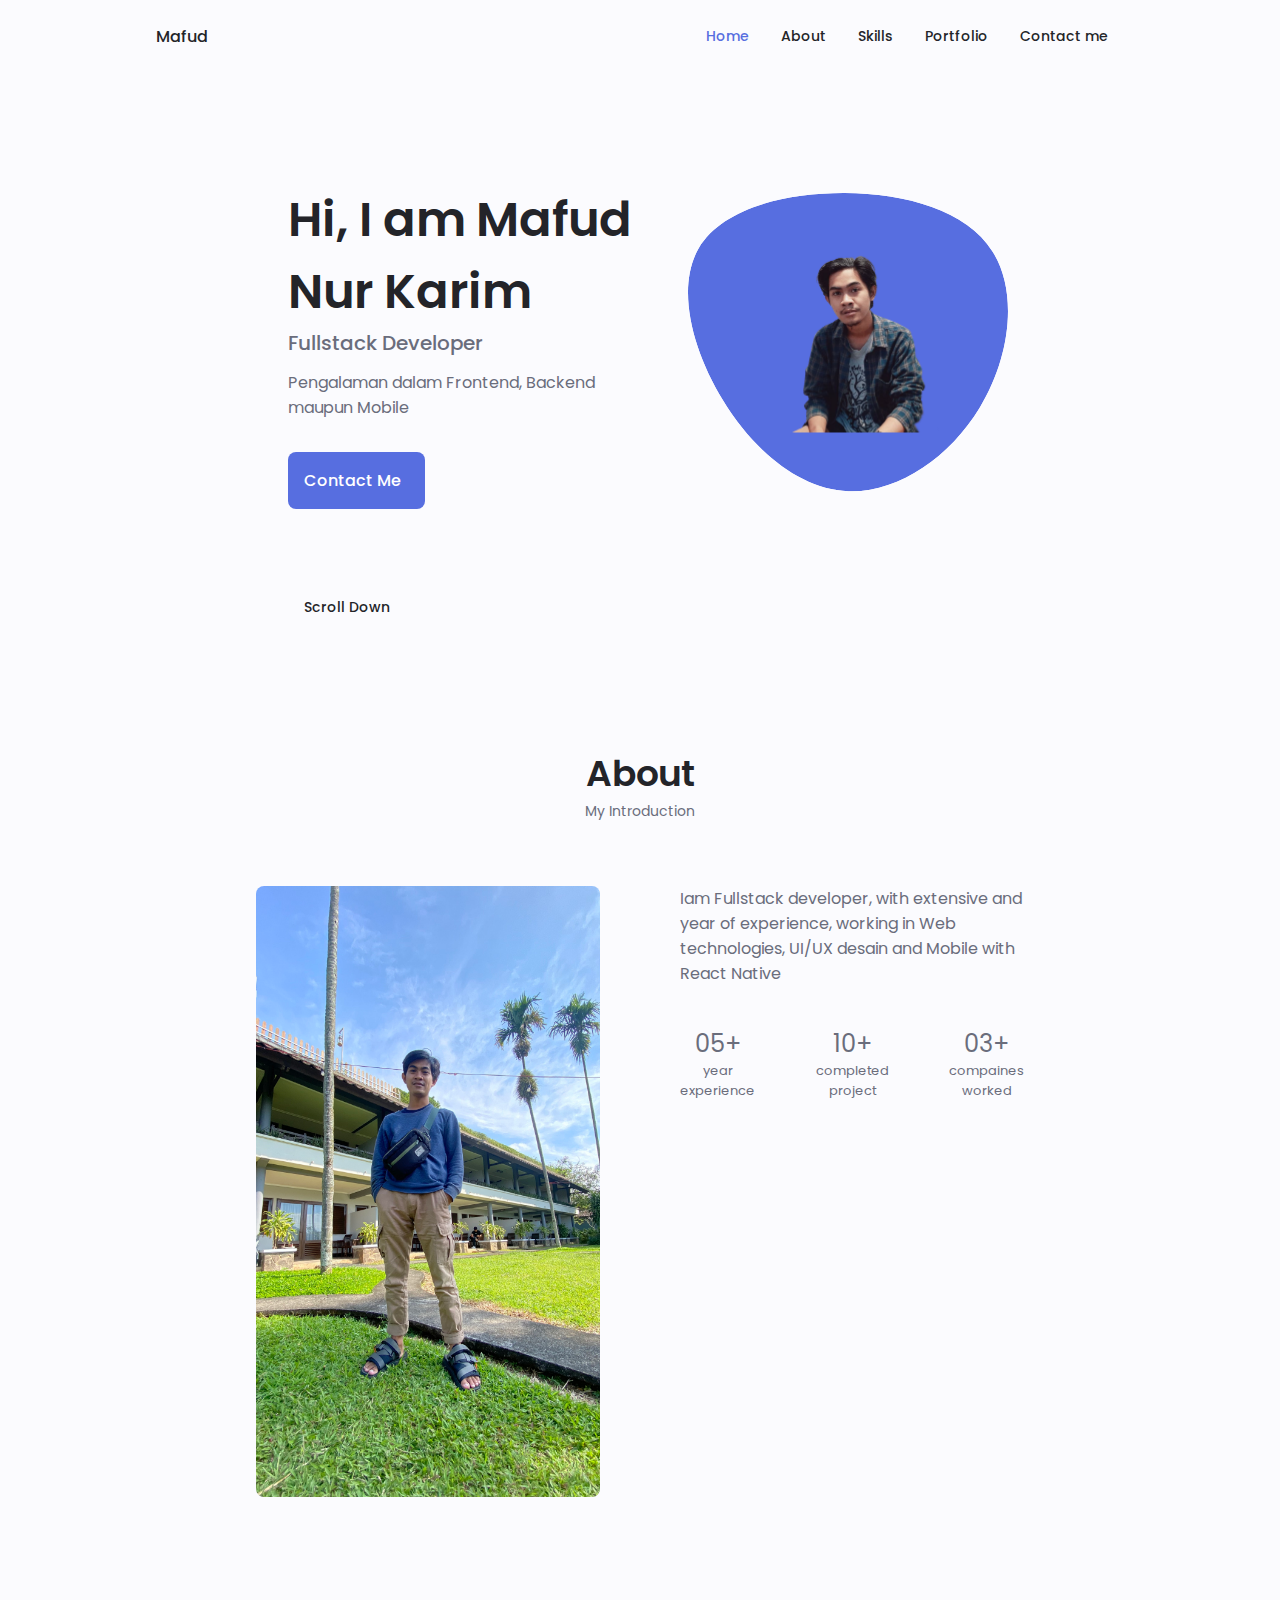
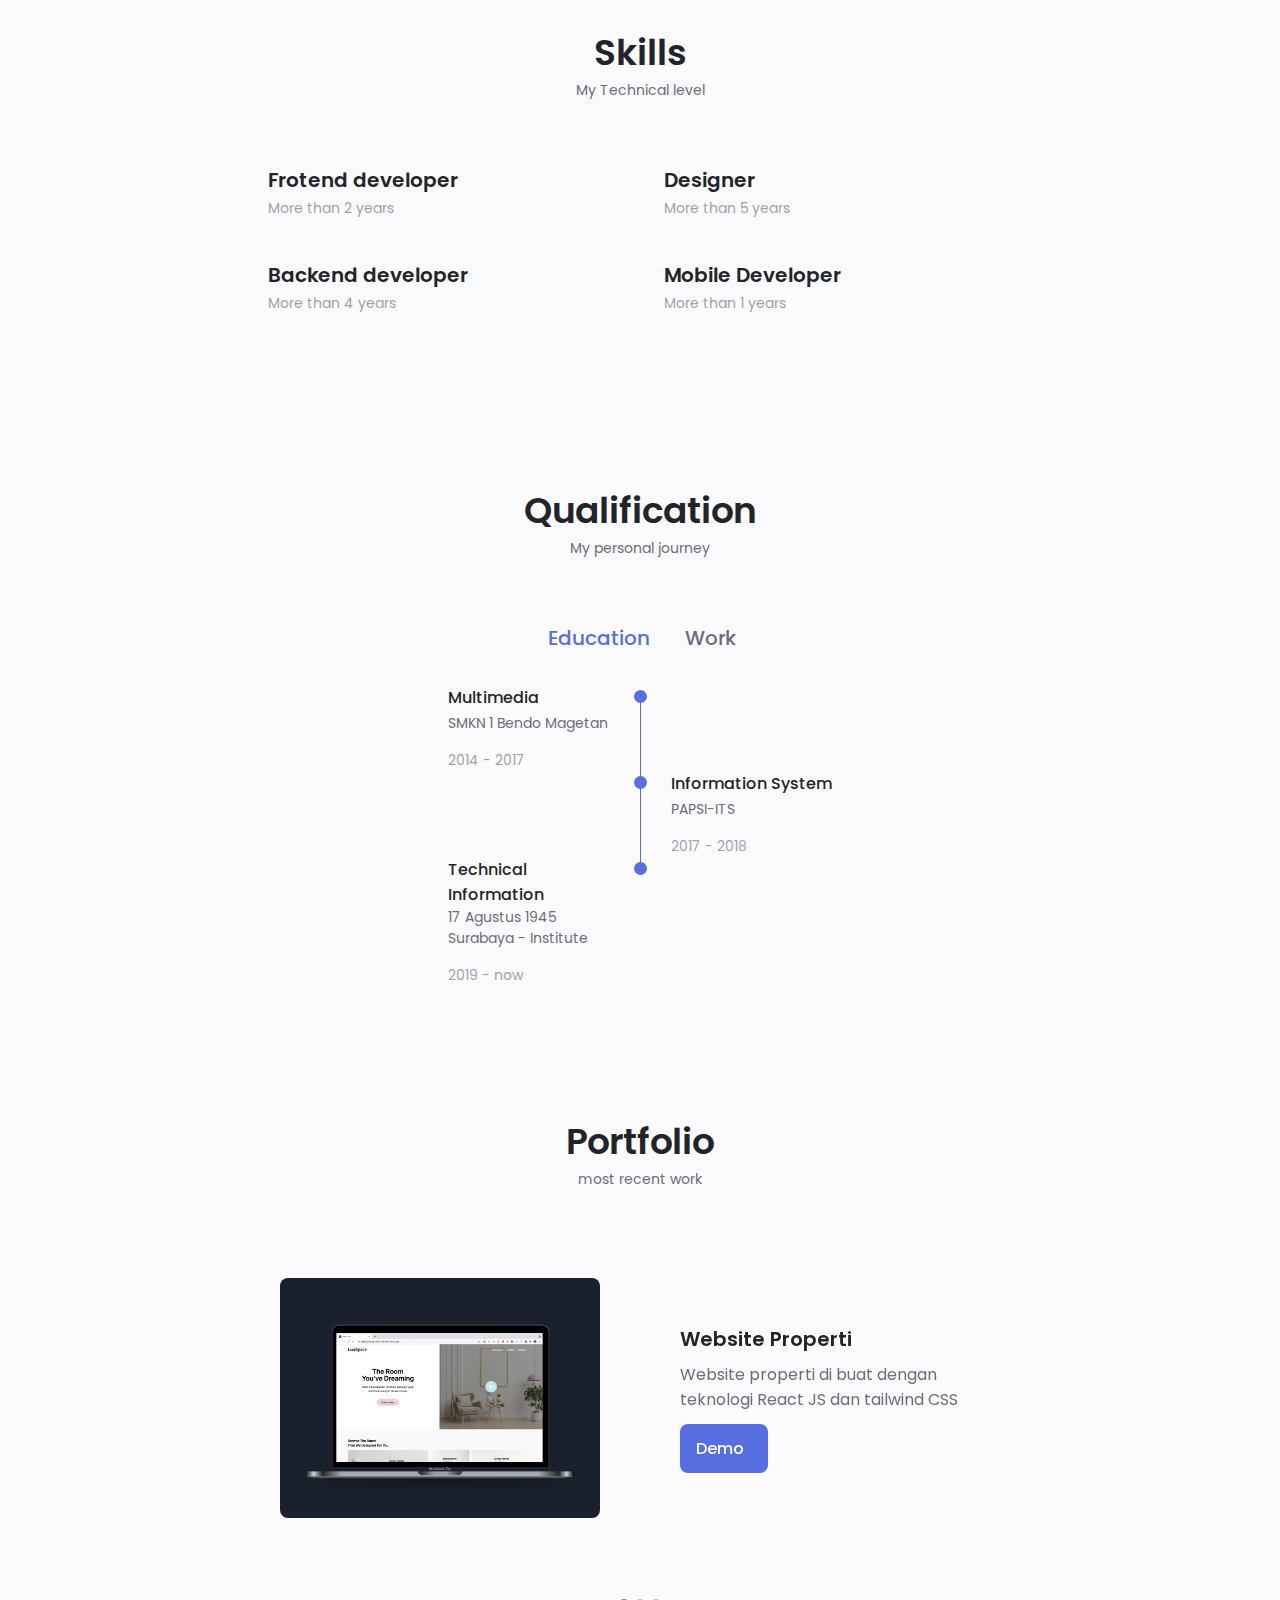
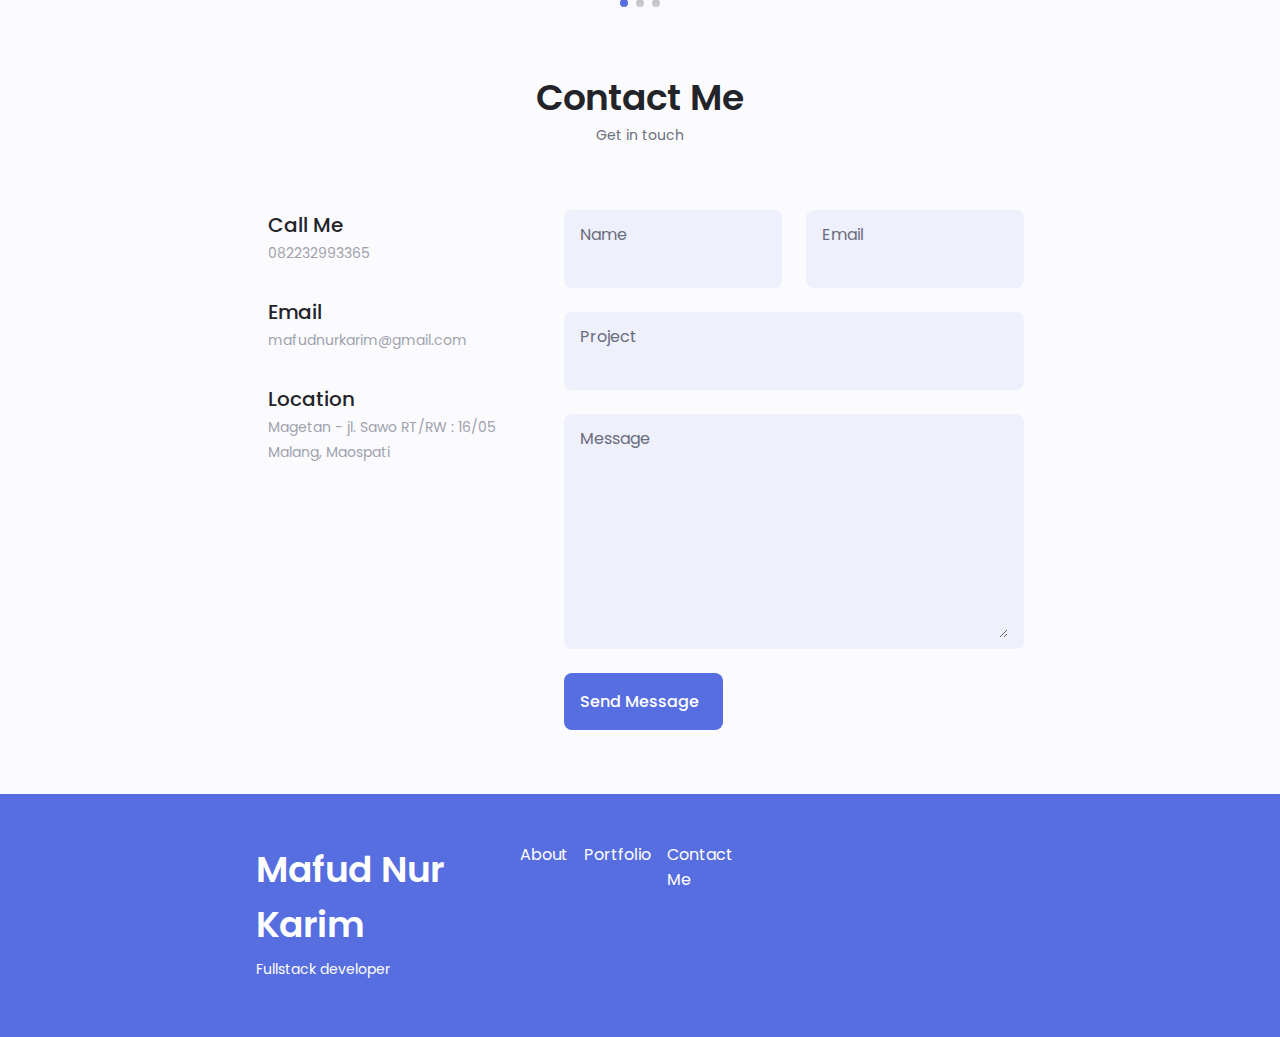
<file: index.html>
<!DOCTYPE html>
<html>
<head>
	<meta charset="utf-8">
	<meta name="viewport" content="width=device-width, initial-scale=1.0">

	<title>Fortofolio Mafud</title>

	<link rel="stylesheet" type="text/css" href="https://unicons.iconscout.com/release/v3.0.6/css/line.css">

	<link rel="stylesheet" type="text/css" href="assets/css/swiper-bundle.min.css">

	<link rel="stylesheet" type="text/css" href="assets/css/styles.css">
</head>
<body>
	<!-- HEADER -->
	<header class="header" id="header">
		<nav class="nav container">
			<a href="#" class="nav__logo">Mafud</a>

			<div class="nav__menu" id="nav-menu">
				<ul class="nav__list grid">
					<li class="nav__item">
						<a href="#home" class="nav__link active-link">
							<i class="uil uil-estate nav__icon"></i>Home
						</a>
					</li>
					<li class="nav__item">
						<a href="#about" class="nav__link">
							<i class="uil uil-user nav__icon"></i>About
						</a>
					</li>
					<li class="nav__item">
						<a href="#skills" class="nav__link">
							<i class="uil uil-file-alt nav__icon"></i>Skills
						</a>
					</li>
					
					<li class="nav__item">
						<a href="#portfolio" class="nav__link">
							<i class="uil uil-scenery nav__icon"></i>Portfolio
						</a>
					</li>
					<li class="nav__item">
						<a href="#contact" class="nav__link">
							<i class="uil uil-message nav__icon"></i>Contact me
						</a>
					</li>
				</ul>
				<i class="uil uil-times nav__close" id="nav-close"></i>
			</div>

			<div class="nav__btns">
				<!-- Theme change button -->
				<i class="uil uil-moon change-theme" id="theme-button"></i>
				<div class="nav__toggle" id="nav-toggle">
					<i class="uil uil-apps"></i>
				</div>
			</div>
		</nav>
	</header>
	<!-- MAIN -->
	<main class="main">
		<!-- home -->
		<section class="home section" id="home">
			<div class="home__container container grid">
				<div class="home__content grid">
					<div class="home__social">
						<a href="https://www.linkedin.com/in/mafud-nur-karim-343838142/?originalSubdomain=id" target="_blank" class="home__social-icon"> <!-- ubah jadi instagram -->
							<i class="uil uil-linkedin-alt"></i>
						</a>

						<a href="https://dribbble.com/MafudNK" target="_blank" class="home__social-icon">
							<i class="uil uil-dribbble"></i>
						</a>

						<a href="https://github.com/MafudNk" target="_blank" class="home__social-icon">
							<i class="uil uil-github-alt"></i>
						</a>
					</div>

					<div class="home__img">
						<svg class="home__blob" viewBox="0 0 200 187" xmlns="http://www.w3.org/2000/svg" xmlns:xlink="http://www.w3.org/1999/xlink">
    						<mask id="mask0" mask-type="alpha">
        						<path d="M190.312 36.4879C206.582 62.1187 201.309 102.826 182.328 134.186C163.346 165.547 
       							130.807 187.559 100.226 186.353C69.6454 185.297 41.0228 161.023 21.7403 129.362C2.45775 
        						97.8511 -7.48481 59.1033 6.67581 34.5279C20.9871 10.1032 59.7028 -0.149132 97.9666 
        						0.00163737C136.23 0.303176 174.193 10.857 190.312 36.4879Z"/>
    						</mask>
    						<g mask="url(#mask0)">
        						<path d="M190.312 36.4879C206.582 62.1187 201.309 102.826 182.328 134.186C163.346 
        						165.547 130.807 187.559 100.226 186.353C69.6454 185.297 41.0228 161.023 21.7403 
        						129.362C2.45775 97.8511 -7.48481 59.1033 6.67581 34.5279C20.9871 10.1032 59.7028 
        						-0.149132 97.9666 0.00163737C136.23 0.303176 174.193 10.857 190.312 36.4879Z"/>
                                <image class="home__blob-img" x="17" xlink:href="assets/img/mafud.png"/>
							
							</g>
						</svg>
					</div>

					<div class="home__data">
						<h1 class="home__title">Hi, I am Mafud Nur Karim</h1>
						<h3 class="home__subtitle">Fullstack Developer</h3>
						<p class="home__description">Pengalaman dalam Frontend, Backend maupun Mobile</p>
						<a href="#contact" class="button button--flex">
							Contact Me<i class="uil uil-message button__icon"></i>
						</a>
					</div>
				</div>
				<div class="home__scroll">
					<a href="#about" class="home__scroll-button button--flex">
						<i class="uil uil-mouse-alt home__scroll-mouse"></i>
						<span class="home__scroll-name">Scroll Down</span>
						<i class="uil uil-arrow-down home__scroll-arrow"></i>
					</a>
				</div>

			</div>
		</section>

		<!-- ABOUT -->
		<section class="about section" id="about">
			<h2 class="section__title">About</h2>
			<span class="section__subtitle">My Introduction</span>

			<div class="about__container container grid">
				<img src="assets/img/IMG_0788.jpg" alt="" class="about__img"> <!-- jika mau memakai sebuah foto maka cantumkan lah hehehe -->
			
				<div class="about__data">
					<p class="about__description">Iam Fullstack developer, with extensive and year of experience, working in Web technologies, UI/UX desain and Mobile with React Native</p>

					<div class="about__info">
						<div>
							<span class="about__info-title">05+</span>
							<span class="about__info-name">year <br> experience</span>
						</div>

						<div>
							<span class="about__info-title">10+</span>
							<span class="about__info-name">completed <br> project</span>
						</div>

						<div>
							<span class="about__info-title">03+</span>
							<span class="about__info-name">compaines <br> worked</span>
						</div>
					</div>

					
				</div>
			</div>
		</section>

		<!-- SKILL -->
		<section class="skills section" id="skills">
			<h2 class="section__title">Skills</h2>
			<span class="section__subtitle">My Technical level</span>

			<div class="skills__container container grid">
				<div>
					<!--================== SKILLS 1 =================-->
					<div class="skills__content skills__close">
						<div class="skills__header">
							<i class="uil uil-brackets-curly skills__icon"></i>

							<div>
								<h1 class="skills__title">Frotend developer</h1>
								<span class="skills__subtitle">More than 2 years</span>
							</div>

							<i class="uil uil-angle-down skills__arrow"></i>
						</div>
						<div class="skills__list grid">
							<div class="skills__data">
								<div class="skills__titles">
									<h3 class="skills__name">HTML</h3>
									<span class="skills__number">90%</span>
								</div>
								<div class="skills__bar">
									<span class="skills__percentage skills__html"></span>
								</div>
							</div>

							<div class="skills__data">
								<div class="skills__titles">
									<h3 class="skills__name">CSS</h3>
									<span class="skills__number">60%</span>
								</div>
								<div class="skills__bar">
									<span class="skills__percentage skills__css"></span>
								</div>
							</div>

							<div class="skills__data">
								<div class="skills__titles">
									<h3 class="skills__name">JavaSript</h3>
									<span class="skills__number">60%</span>
								</div>
								<div class="skills__bar">
									<span class="skills__percentage skills__js"></span>
								</div>
							</div>

							<div class="skills__data">
								<div class="skills__titles">
									<h3 class="skills__name">React JS</h3>
									<span class="skills__number">60%</span>
								</div>
								<div class="skills__bar">
									<span class="skills__percentage skills__react"></span>
								</div>
							</div>	
                            <div class="skills__data">
								<div class="skills__titles">
									<h3 class="skills__name">Angular JS</h3>
									<span class="skills__number">30%</span>
								</div>
								<div class="skills__bar">
									<span class="skills__percentage skills__angular"></span>
								</div>
							</div>	
                            <div class="skills__data">
								<div class="skills__titles">
									<h3 class="skills__name">Vue JS</h3>
									<span class="skills__number">20%</span>
								</div>
								<div class="skills__bar">
									<span class="skills__percentage skills__vue"></span>
								</div>
							</div>							
						</div>
					</div>
					
					<!--================== SKILLS 2 =================-->
					<div class="skills__content skills__close">
						<div class="skills__header">
							<i class="uil uil-server-network skills__icon"></i>

							<div>
								<h1 class="skills__title">Backend developer</h1>
								<span class="skills__subtitle">More than 4 years</span>
							</div>

							<i class="uil uil-angle-down skills__arrow"></i>
						</div>
						<div class="skills__list grid">
							<div class="skills__data">
								<div class="skills__titles">
									<h3 class="skills__name">PHP</h3>
									<span class="skills__number">70%</span>
								</div>
								<div class="skills__bar">
									<span class="skills__percentage skills__php"></span>
								</div>
							</div>

							<div class="skills__data">
								<div class="skills__titles">
									<h3 class="skills__name">Codeigniter</h3>
									<span class="skills__number">40%</span>
								</div>
								<div class="skills__bar">
									<span class="skills__percentage skills__node"></span>
								</div>
							</div>

							<div class="skills__data">
								<div class="skills__titles">
									<h3 class="skills__name">Laravel</h3>
									<span class="skills__number">40%</span>
								</div>
								<div class="skills__bar">
									<span class="skills__percentage skills__laravel"></span>
								</div>
							</div>

							<div class="skills__data">
								<div class="skills__titles">
									<h3 class="skills__name">Node JS</h3>
									<span class="skills__number">10%</span>
								</div>
								<div class="skills__bar">
									<span class="skills__percentage skills__express"></span>
								</div>
							</div>							
						</div>
					</div>
				</div>

				<div>
					<!--================== SKILLS 3 =================-->
					<div class="skills__content skills__close">
						<div class="skills__header">
							<i class="uil uil-swatchbook skills__icon"></i>

							<div>
								<h1 class="skills__title">Designer</h1>
								<span class="skills__subtitle">More than 5 years</span>
							</div>

							<i class="uil uil-angle-down skills__arrow"></i>
						</div>
						<div class="skills__list grid">
							<div class="skills__data">
								<div class="skills__titles">
									<h3 class="skills__name">Figma</h3>
									<span class="skills__number">60%</span>
								</div>
								<div class="skills__bar">
									<span class="skills__percentage skills__figma"></span>
								</div>
							</div>

							<div class="skills__data">
								<div class="skills__titles">
									<h3 class="skills__name">Photoshop</h3>
									<span class="skills__number">70%</span>
								</div>
								<div class="skills__bar">
									<span class="skills__percentage skills__photoshop"></span>
								</div>
							</div>			

                            <div class="skills__data">
								<div class="skills__titles">
									<h3 class="skills__name">Illustrator</h3>
									<span class="skills__number">50%</span>
								</div>
								<div class="skills__bar">
									<span class="skills__percentage skills__illustrator"></span>
								</div>
							</div>				
						</div>
					</div>
                    <!-- SKILL 4-->
                    <div class="skills__content skills__close">
						<div class="skills__header">
							<i class="uil uil-circuit skills__icon"></i>

							<div>
								<h1 class="skills__title">Mobile Developer</h1>
								<span class="skills__subtitle">More than 1 years</span>
							</div>

							<i class="uil uil-angle-down skills__arrow"></i>
						</div>
						<div class="skills__list grid">
							<div class="skills__data">
								<div class="skills__titles">
									<h3 class="skills__name">React Native</h3>
									<span class="skills__number">60%</span>
								</div>
								<div class="skills__bar">
									<span class="skills__percentage skills__figma"></span>
								</div>
							</div>
					</div>
				</div>
			</div>
		</section>

		<!-- ========================= QUALIFICATION ==================== -->
		<section class="qualification section">
			<h2 class="section__title">Qualification</h2>
			<span class="section__subtitle">My personal journey</span>

			<div class="qualification__container container">
				<div class="qualification__tabs">
					<div class="qualification__button button--flex qualification__active" data-target='#education'>
						<i class="uil uil-graduation-cap qualification__icon"></i>
						Education
					</div>

					<div class="qualification__button button--flex" data-target='#work'>
						<i class="uil uil-briefcase-alt qualification__icon"></i>
						Work
					</div>
				</div>

				<div class="qualification__sections">
					<!-- ========================= QUALIFICATION CONTENT 1 ==================== -->
					<div class="qualification__content qualification__active" data-content id="education">
						<!-- ========================= QUALIFICATION 1 ==================== -->
						<div class="qualification__data">
							<div>
								<h3 class="qualification__title">Multimedia</h3>
								<span class="qualification__subtitle">SMKN 1 Bendo Magetan</span>
								<div class="qualification__calender">
									<i class="uil uil-calendar-alt"></i> <!-- bisa do ganti sesuai kebutuhan -->
									2014 - 2017
								</div>
							</div>

							<div>
								<span class="qualification__rounder"></span>
								<span class="qualification__line"></span>

							</div>
						</div>

						<!-- ========================= QUALIFICATION 2 ==================== -->
						<div class="qualification__data">
							<div></div>


							<div>
								<span class="qualification__rounder"></span>
								<span class="qualification__line"></span>

							</div>

							<div>
								<h3 class="qualification__title">Information System</h3>
								<span class="qualification__subtitle">PAPSI-ITS</span>
								<div class="qualification__calender">
									<i class="uil uil-calendar-alt"></i> <!-- bisa do ganti sesuai kebutuhan -->
									2017 - 2018
								</div>
							</div>
						</div>

						<!-- ========================= QUALIFICATION 3 ==================== -->
						<div class="qualification__data">
							<div>
								<h3 class="qualification__title">Technical Information</h3>
								<span class="qualification__subtitle">17 Agustus 1945 Surabaya - Institute</span>
								<div class="qualification__calender">
									<i class="uil uil-calendar-alt"></i> <!-- bisa do ganti sesuai kebutuhan -->
									2019 - now
								</div>
							</div>

							<div>
								<span class="qualification__rounder"></span>
							</div>
						</div>

						<!-- ========================= QUALIFICATION 4 ==================== -->
						<!-- <div class="qualification__data">
							<div></div>

							<div>
								<span class="qualification__rounder"></span>
								<span class="qualification__line"></span> 
								
							</div>

							<div>
								<h3 class="qualification__title">Master in Ui/Ux</h3>
								<span class="qualification__subtitle">Unikom - University</span>
								<div class="qualification__calender">
									<i class="uil uil-calendar-alt"></i> bisa do ganti sesuai kebutuhan 
									2021 - 2033
								</div>
							</div>

							
						</div>-->
					</div>

					<!-- ========================= QUALIFICATION CONTENT 2 ==================== -->
					<div class="qualification__content" data-content id="work">
						<!-- ========================= QUALIFICATION 1 ==================== -->
						<div class="qualification__data">
							<div>
								<h3 class="qualification__title">Sofware Enginner</h3>
								<span class="qualification__subtitle">Arkana Technology</span>
								<div class="qualification__calender">
									<i class="uil uil-calendar-alt"></i> <!-- bisa do ganti sesuai kebutuhan -->
									2018 - 2019
								</div>
							</div>

							<div>
								<span class="qualification__rounder"></span>
								<span class="qualification__line"></span>

							</div>
						</div>

						<!-- ========================= QUALIFICATION 2 ==================== -->
						<div class="qualification__data">
							<div></div>


							<div>
								<span class="qualification__rounder"></span>

							</div>

							<div>
								<h3 class="qualification__title">Junior Programmer</h3>
								<span class="qualification__subtitle">Rumah Sakit Onkologi Surabaya</span>
								<div class="qualification__calender">
									<i class="uil uil-calendar-alt"></i> <!-- bisa do ganti sesuai kebutuhan -->
									2019 - now
								</div>
							</div>
						</div>

						<!-- ========================= QUALIFICATION 3 ==================== -->
						<!-- <div class="qualification__data">
							<div>
								<h3 class="qualification__title">Ui design</h3>
								<span class="qualification__subtitle">Unikom - Institute</span>
								<div class="qualification__calender">
									<i class="uil uil-calendar-alt"></i> 
									2009 - 2010
								</div>
							</div>

							<div>
								<span class="qualification__rounder"></span>
								
							</div>
						</div> -->
					</div>
				</div>
			</div>
		</section>

		<!-- ========================================= SERVICE ==================================== -->
		

		<!-- ======================================== FORTOPOLIO =============================== -->
		<section class="portfolio section" id="portfolio">
			<h2 class="section__title">Portfolio</h2>
			<span class="section__subtitle">most recent work</span>

			<div class="portfolio__container container swiper-container">
				<div class="swiper-wrapper">
					<!-- ======================================== FORTOPOLIO 1 =============================== -->
					<div class="portfolio__content grid swiper-slide" >
						<img src="assets/img/Macbook Pro - Dark Background.png" alt="" class="portfolio__img">

						<div class="portfolio__data">
							<h3 class="portfolio__title">Website Properti</h3>
							<p class="portfolio__description">Website properti di buat dengan teknologi React JS dan tailwind CSS</p>
							<a href="https://react-pwa-git-main-mafudnk.vercel.app/" class="button button--flex button--small portfolio__button">
								Demo
								<i class="uil uil-arrow-right button__icon"></i>
							</a>
						</div>
					</div>

					<!-- ======================================== FORTOPOLIO 2 =============================== -->
					<div class="portfolio__content grid swiper-slide">
						<img src="assets/img/Macbook Pro - Light Background.png" alt="" class="portfolio__img">

						<div class="portfolio__data">
							<h3 class="portfolio__title">Pelayanan Kesehatan</h3>
							<p class="portfolio__description">Website penjadwalan konsultasi di buat dengan teknologi React JS dan tailwind CSS</p>
							<a href="https://react-pasien.vercel.app/" class="button button--flex button--small portfolio__button">
								Demo
								<i class="uil uil-arrow-right button__icon"></i>
							</a>
						</div>
					</div>

					<!-- ======================================== FORTOPOLIO 3 =============================== -->
					<div class="portfolio__content grid swiper-slide">
						<img src="assets/img/portfolio3.jpg" alt="" class="portfolio__img">

						<div class="portfolio__data">
							<h3 class="portfolio__title">Online store</h3>
							<p class="portfolio__description">website di buat dengan semua device, dengan Ui komponen dan animasi interaktif</p>
							<a href="#" class="button button--flex button--small portfolio__button">
								Demo
								<i class="uil uil-arrow-right button__icon"></i>
							</a>
						</div>
					</div>
				</div>

				<!-- add arrows -->
				<div class="swiper-button-next">
					<i class="uil uil-angle-right-b swiper-portfolio-icon"></i> <!-- ini bisa di hapus jika tidak perlu -->
				</div>
				<div class="swiper-button-prev">
					<i class="uil uil-angle-left-b swiper-portfolio-icon"></i>
				</div>

				<!-- add pagination  -->
				<div class="swiper-pagination"></div>
			</div>
		</section>

		<!-- ============================== PROJECT IN MIND =====================================-->
		<!--<section class="project section">
			<div class="project__bg">
				<div class="project__container grid">
					<div class="project__data">
						<h2 class="project__title">kamu memiliki sebuah project baru</h2>
						<p class="project__description">hubungi aku sekarang dan dapatkan diskon 30% untuk project baru kamu</p>
						<a href="#contact" class="button button--flex button--white">
							Contact Me
							<i class="uil uil-message project__icon button__icon"></i>
						</a>
					</div>

					<img src="assets/img/project.png" alt="" class="project__img">
				</div>
			</div>
		</section> -->

		<!-- ==============================TESTIMONIAL ================================ -->
		<!--<section class="testimonial section">
			<h2 class="section__title">Testimonial</h2>
			<span class="section__subtitle">My client saying</span>

			<div class="testimonial__container container swiper-container">
				<div class="swiper-wrapper">
					 ==============================TESTIMONIAL 1 ================================ 
					<div class="testimonial__content swiper-slide">
						<div class="testimonial__data">
							<div class="testimonial__header">
								<img src="assets/img/testimonial1.jpg" alt="" class="testimonial__img">

								<div >
									<h3 class="testimonial1__name">Layla</h3>
									<span class="testimonial__client">Client</span>
								</div>
							</div>

							<div>
								<i class="uil uil-star testimonial__icon-star"></i>
								<i class="uil uil-star testimonial__icon-star"></i>
								<i class="uil uil-star testimonial__icon-star"></i>
								<i class="uil uil-star testimonial__icon-star"></i>
								<i class="uil uil-star testimonial__icon-star"></i>
							</div>
						</div>

						<p class="testimonial__description">aku mendapatkan pelayanan dengan sangat baik, project aku selesai dengan sempurna dan support 24 jam setiap hari</p>
					</div>

					<div class="testimonial__content swiper-slide">
						<div class="testimonial__data">
							<div class="testimonial__header">
								<img src="assets/img/testimonial2.jpg" alt="" class="testimonial__img">

								<div >
									<h3 class="testimonial1__name">Jonson</h3>
									<span class="testimonial__client">Client</span>
								</div>
							</div>

							<div>
								<i class="uil uil-star testimonial__icon-star"></i>
								<i class="uil uil-star testimonial__icon-star"></i>
								<i class="uil uil-star testimonial__icon-star"></i>
								<i class="uil uil-star testimonial__icon-star"></i>
								<i class="uil uil-star testimonial__icon-star"></i>
							</div>
						</div>

						<p class="testimonial__description">aku mendapatkan pelayanan dengan sangat baik, project aku selesai dengan sempurna dan support 24 jam setiap hari</p>
					</div>

					<div class="testimonial__content swiper-slide">
						<div class="testimonial__data">
							<div class="testimonial__header">
								<img src="assets/img/testimonial3.jpg" alt="" class="testimonial__img">

								<div >
									<h3 class="testimonial1__name">hayabusa</h3>
									<span class="testimonial__client">Client</span>
								</div>
							</div>

							<div>
								<i class="uil uil-star testimonial__icon-star"></i>
								<i class="uil uil-star testimonial__icon-star"></i>
								<i class="uil uil-star testimonial__icon-star"></i>
								<i class="uil uil-star testimonial__icon-star"></i>
								<i class="uil uil-star testimonial__icon-star"></i>
							</div>
						</div>

						<p class="testimonial__description">aku mendapatkan pelayanan dengan sangat baik, project aku selesai dengan sempurna dan support 24 jam setiap hari</p>
					</div>
				</div>

				add pagination -
				<div class="swiper-pagination swiper-pagination-testimonial"></div>
			</div>
		</section>->
		<!-- ============================================= CONTACT ME ================================-->
		<section class="contact section" id="contact">
			<h2 class="section__title">Contact Me</h2>
			<span class="section__subtitle">Get in touch</span>

			<div class="contact__container container grid">
				<div>
					<div class="contact__information">
						<i class="uil uil-phone contact__icon"></i>

						<div>
							<h3 class="contact__title">Call Me</h3>
							<span class="contact__subtitle">082232993365</span>
						</div>
					</div>

					<div class="contact__information">
						<i class="uil uil-envelope contact__icon"></i>

						<div>
							<h3 class="contact__title">Email</h3>
							<span class="contact__subtitle">mafudnurkarim@gmail.com</span>
						</div>
					</div>

					<div class="contact__information">
						<i class="uil uil-map-marker contact__icon"></i>

						<div>
							<h3 class="contact__title">Location</h3>
							<span class="contact__subtitle">Magetan - jl. Sawo RT/RW : 16/05 Malang, Maospati</span>
						</div>
					</div>
				</div>

				<form action="" class="contact__form grid">
					<div class="contact__inputs grid">
						<div class="contact__content">
							<label for="" class="contact__label">Name</label>
							<input type="text" name="" class="contact__input">
						</div>

						<div class="contact__content">
							<label for="" class="contact__label">Email</label>
							<input type="email" name="" class="contact__input">
						</div>
					</div>

					<div class="contact__content">
							<label for="" class="contact__label">Project</label>
							<input type="text" name="" class="contact__input">
					</div>
					<div class="contact__content">
							<label for="" class="contact__label">Message</label>
							<textarea name="" id="" cols="0" rows="7" class="contact__input"></textarea>
					</div>

					<div>
						<a href="#" class="button button--flex">
							Send Message
							<i class="uil uil-message button__icon"></i>
						</a>
					</div>

				</form>
			</div>
		</section>

	</main>

	<!-- ====================================  FOOTER  =================================== -->
	<footer class="footer">
		<div class="footer__bg">
			<div class="footer__container container grid">
				<div>
					<h1 class="footer__title">Mafud Nur Karim</h1>
					<span class="footer__subtitle">Fullstack developer</span>
				</div>

				<ul class="footer__links">
					<li>
						<a href="#about" class="footer__link">About</a>
					</li>

					<li>
						<a href="#portfolio" class="footer__link">Portfolio</a>
					</li>

					<li>
						<a href="#contact" class="footer__link">Contact Me</a>
					</li>
				</ul>
				<!-- diganti sesuai instagram masing masing -->
				<div class="footer__socials">
					<a href="https://www.facebook.com/" target="_blank" class="footer__social">
						<i class="uil uil-facebook-f"></i>
					</a>

					<a href="https://www.instagram.com/" target="_blank" class="footer__social">
						<i class="uil uil-instagram"></i>
					</a>

					<a href="https://www.twitter.com/" target="_blank" class="footer__social">
						<i class="uil uil-twitter-alt"></i>
					</a>
				</div>
			</div>

			<!--<p class="footer__copy">&#169; Bedimcode. All right reserved</p>-->
		</div>
	</footer>

	<!-- ============================= SCROLL TOP ===================================== -->
	<a href="#" class="scrollup" id="scroll-up">
		<i class="uil uil-arrow-up scrollup__icon"></i>
	</a>

</body>
<!-- ========================================= SWIPPER ==================================== -->
<script type="text/javascript" src="assets/js/swiper-bundle.min.js"></script>
<!-- ========================================== MAIN JS =================================== -->
<script type="text/javascript" src="assets/js/main.js"></script>
</html>
</file>
<file: assets/css/styles.css>
@import url('https://fonts.googleapis.com/css2?family=Poppins:wght@400;500;600&display=swap');

:root {
	--header-height: 3rem;
	/*color*/
	/*favorit color*/
	--hue-color: 230; /*purple 250 green 142 blue 230 pink 340*/

	/*hsl color moder*/
	--first-color: hsl(var(--hue-color), 69%, 61%);
	--first-color-second: hsl(var(--hue-color), 69%, 61%);
	--first-color-alt: hsl(var(--hue-color), 57%, 53%);
	--first-color-lighter: hsl(var(--hue-color), 92%, 85%);
	--title-color: hsl(var(--hue-color), 8%, 15%);
	--text-color: hsl(var(--hue-color), 8%, 45%);
	--text-color-light: hsl(var(--hue-color), 8%, 65%);
	--input-color: hsl(var(--hue-color), 70%, 96%);
	--body-color: hsl(var(--hue-color), 60%, 99%);
	--container-color: #fff;
	--scroll-bar-color:hsl(var(--hue-color), 12%, 90%);
	--scroll-thumb-color:hsl(var(--hue-color), 12%, 80%);

	/*Font and typografi*/
	--body-font: 'Poppins', sans-serif;

	/* .5rem= 8px 1rem= 16px, 1.5rem= 24px....*/
	--big-font-size: 2rem;
	--h1-font-size: 1.5rem;
	--h2-font-size: 1.25rem;
	--h3-font-size: 1.125rem;
	--normal-font-size: .938rem;
	--small-font-size: .813rem;
	--smaller-font-size: .75rem;

	/*font weight*/
	--font-medium: 500;
	--font-semi-bold: 600;

	/*margenes bottom*/
	/*.75rem= 4px .5rem= 8px .75rem= 12px*/
	--mb-0-25:.25rem;
	--mb-0-5: .5rem;
	--mb-0-75: .75rem;
	--mb-1: 1rem;
	--mb-1-5: 1.5rem;
	--mb-2: 2rem;
	--mb-2-5: 2.5rem;
	--mb-3: 3rem;

	--z-tooltip: 10;
	--z-fixed: 100;
	--z-modal: 1000;
}

/*font size for large device*/

@media screen and (min-width: 968px) {
	:root {
		--big-font-size: 3rem;
		--h1-font-size: 2.25rem;
		--h2-font-size: 1.5rem;
		--h3-font-size: 1.25rem;
		--normal-font-size: 1rem;
		--small-font-size: .875rem;
		--smaller-font-size: .813rem;
	}
}

/*================================ VARIABLES DARK THEME =======================*/
body.dark-theme{
	/*hsl color moder*/
	--first-color-second: hsl(var(--hue-color), 30%, 8%);
	--title-color: hsl(var(--hue-color), 8%, 95%);
	--text-color: hsl(var(--hue-color), 8%, 75%);
	--input-color: hsl(var(--hue-color), 29%, 16%);
	--body-color: hsl(var(--hue-color), 28%, 12%);
	--container-color: hsl(var(--hue-color), 29%, 16%);
	--scroll-bar-color:hsl(var(--hue-color), 12%, 48%);
	--scroll-thumb-color:hsl(var(--hue-color), 12%, 36%);
}

/*================================= BUTTON DARK/LIGHT ==================================*/
.nav__btns{
	display: flex;
	align-items: center;
}

.change-theme{
	font-size: 1.25rem;
	color: var(--title-color);
	margin-right: var(--mb-1);
	cursor: pointer;
}

.change-theme:hover{
	color: var(--first-color);
}


/*BASE*/
* {
	box-sizing: border-box;
	padding: 0;
	margin: 0;
}

html {
	scroll-behavior: smooth;
}

body {
	margin: 0 0 var(--header-height) 0;
	font-family: var(--body-font);
	font-size: var(--normal-font-size);
	background-color: var(--body-color);
	color: var(--text-color);
}

h1,h2,h3,h4 {
	color: var(--title-color);
	font-weight: var(--font-semi-bold);

}

ul {
	list-style: none;
}

a {
	text-decoration: none;
}

img {
	max-width: 100%;
	height: auto;
}

/*REUSABLE CSS CLASSES*/
.section {
	padding: 2rem 0 4rem;
}

.section__title{
	font-size: var(--h1-font-size);
}

.section__subtitle {
	display: block;
	font-size: var(--small-font-size);
	margin-bottom: var(--mb-3);
}

.section__title,
.section__subtitle{
	text-align: center;
}

/*LAYOUT*/
.container {
	max-width: 768px;
	margin-left: var(--mb-1-5);
	margin-right: var(--mb-1-5);
}

.grid {
	display: grid;
	gap: 1.5rem;
}

.header {
	width: 100%;
	position: fixed;
	bottom: 0;
	left: 0;
	z-index: var(--z-fixed);
	background-color: var(--body-color);
}

/*NAV*/
.nav {
	max-width: 968px;
	height: var(--header-height);
	display: flex;
	justify-content: space-between;
	align-items: center;
}

.nav__logo,
.nav__toggle {
	color: var(--title-color);
	font-weight: var(--font-medium);
}

.nav__logo:hover {
	color: var(--first-color);
}

.nav__toggle {
	font-size: 1.1rem;
	cursor: pointer;
}

.nav__toggle:hover {
	color: var(--first-color);
}

@media screen and (max-width: 767px){
	.nav__menu{
		position: fixed;
		bottom: -100%;
		left: 0;
		width: 100%;
		background-color: var(--body-color);
		padding: 2rem 1.5rem 4rem;
		box-shadow: 0 -1px 4px rgba(0,0,0,.15);
		border-radius: 1.5rem 1.5rem 0 0;
		transition: .3s;
	}
}

.nav__list {
	grid-template-columns: repeat(3, 1fr);
	gap: 2rem;
}

.nav__link {
	display: flex;
	flex-direction: column;
	align-items: center;
	font-size: var(--small-font-size);
	color: var(--title-color);
	font-weight: var(--font-medium);
}

.nav__link:hover {
	color: var(--first-color);
}

.nav__icon {
	font-size: 1.2rem;
}

.nav__close {
	position: absolute;
	right: 1.3rem;
	bottom: .5rem;
	font-size: 1.5rem;
	cursor: pointer;
	color: var(--first-color);
}

.nav__close:hover {
	color: var(--first-color-alt);
}

/*show menu*/
.show-menu{
	bottom: 0;
}

/*change active link*/
.active-link{
	color: var(--first-color);
}

/*change background header*/
.scroll-header{
	box-shadow: 0 -3px 4px rgba(0,0,0,.15);
}


/*HOME*/
.home__container{
	gap: 1rem;
}

.home__content{
	grid-template-columns: .5fr 3fr;
	padding-top: 3.5rem;
	align-items: center;
}

.home__social{
	display: grid;
	grid-template-columns: max-content;
	row-gap: 1rem;
}

.home__social-icon {
	font-size: 1.25rem;
	color: var(--first-color);	
}

.home__social-icon:hover{
	color: var(--first-color-alt);
}

/*untuk merubah sebuah background dari sebuah foto profil*/
.home__blob{
	width: 200px;
	fill: var(--first-color);
}

.home__blob-img{
	width: 200px;

}

.home__data{
	grid-column: 1/3;
}

.home__title{
	font-size: var(--big-font-size);
}

.home__subtitle{
	font-size: var(--h3-font-size);
	color: var(--text-color);
	font-weight: var(--font-medium);
	margin-bottom: var(--mb-0-75);
}

.home__description{
	margin-bottom: var(--mb-2);
}

.home__scroll {
	display: none;
}

.home__scroll-button{
	color: var(--first-color);
	transition: .3s;
}

.home__scroll-button:hover{
	transform: translateY(.25rem);
}

.home__scroll-mouse{
	font-size: 2rem
}

.home__scroll-name{
	font-size: var(--small-font-size);
	color: var(--title-color);
	font-weight: var(--font-medium);
	margin-right: var(--mb-0-25);
}

.home__scroll-arrow{
	font-size: 1.25rem;
}

/*button*/
.button {
	display: inline-block;
	background-color: var(--first-color);
	color: #fff;
	padding: 1rem;
	border-radius: .5rem;
	font-weight: var(--font-medium);
}

.button:hover{
	background-color: var(--first-color-alt);
}

.button__icon {
	font-size: 1.25rem;
	margin-left: var(--mb-0-5);
	transition: .3s;
}

.button--white{
	background-color: #fff;
	color: var(--first-color);
}

.button--white:hover{
	background-color: #fff
}

.button--flex{
	display: inline-flex;
	align-items: center;
}

.button--small{
	padding: .75rem 1rem;
}

.button__link {
	padding: 0;
	background-color: transparent;
	color: var(--first-color);
}

.button__link:hover{
	background-color: transparent;
	color: var(--first-color-alt);
}

/*===================================================== ABOUT ===============================================*/
.about__img {
	width: 200px;
	border-radius: .5rem;
	justify-self: center;
	align-self: center;
}

.about__description {
	text-align: center;
	margin-bottom: var(--mb-2-5);
}

.about__info {
	display: flex;
	justify-content: space-evenly;
	margin-bottom: var(--mb-2-5);
}

.about__info-title{
	font-size: var(--h2-font-size);
	font-weight: var(--mb-2-5);
	colo: var(--title-color);
}

.about__info-name {
	font-size: var(--smaller-font-size);
}

.about__info-title,
.about__info-name{
	display: block;
	text-align: center;
}

.about__buttons {
	display: flex;
	justify-content: center;
}

/*=========================================== SKILLS ===========================================*/

.skills__container{
	row-gap: 0;
}

.skills__header{
	display: flex;
	align-items: center;
	margin-bottom: var(--mb-2-5);
	cursor: pointer;
}

.skills__icon,
.skills__arrow{
	font-size: 2rem;
	color: var(--first-color);
}

.skills__icon{
	margin-right: var(--mb-0-75);
}

.skills__title{
	font-size: var(--h3-font-size);
}

.skills__subtitle{
	font-size: var(--small-font-size);
	color: var(--text-color-light);	
}

.skills__arrow{
	margin-left: auto;
	transition: .4s;
}

.skills__list{
	row-gap: 1.5rem;
	padding-left: 2.7rem;
}

.skills__titles{
	display: flex;
	justify-content: space-between;
	margin-bottom: var(--mb-0-5);
}

.skills__name {
	font-size: var(--normal-font-size);
	font-weight: var(--font-medium);
}

.skills__bar,
.skills__percentage{
	height: 5px;
	border-radius: .25rem;
}

.skills__bar{
	background-color: var(--first-color-lighter);
}

.skills__percentage{
	display: block;
	background-color: var(--first-color);
}

.skills__html{
	width: 90%;
}

.skills__css{
	width: 60%;
}

.skills__js{
	width: 60%;
}

.skills__react{
	width: 60%;
}

.skills__angular{
	width: 30%;
}

.skills__vue{
	width: 20%;
}

.skills__laravel{
	width: 40%;
}

.skills__express{
	width: 10%;
}

.skills__php{
	width: 70%;
}

.skills__node{
	width: 40%;
}

.skills__firebase{
	width: 30%;
}

.skills__python{
	width: 10%;
}

.skills__figma{
	width: 60%;
}

.skills__sketch{
	width: 40%;
}

.skills__photoshop{
	width: 70%;
}

.skills__illustrator{
	width: 50%;
}


.skills__close .skills__list {
	height: 0;
	overflow: hidden;
}

.skills__open .skills__list {
	height: max-content;
	margin-bottom: var(--mb-2-5);
}

.skills__open .skills__arrow {
	transform: rotate(-180deg);
	transition: .7s;
}

/*================================= QUALIFICATION =======================*/

.qualification__tabs{
	display: flex;
	justify-content: space-evenly;
	margin-bottom: var(--mb-2);
}

.qualification__button{

	font-size: var(--h3-font-size);
	font-weight: var(--font-medium);
	cursor: pointer;
}

.qualification__button:hover{
	color: var(--first-color);
}

.qualification__icon {
	font-size: 1.8rem;
	margin-right: var(--mb-0-25);
}

.qualification__data {
	display: grid;
	grid-template-columns: 1fr max-content 1fr;
	column-gap: 1.5rem;
}

.qualification__title {
	font-size: var(--normal-font-size);
	font-weight: var(--font-medium);
}

.qualification__subtitle{
	display: inline-block;
	font-size: var(--small-font-size);
	margin-bottom: var(--mb-1);
}

.qualification__calender {
	font-size: var(--small-font-size);
	color: var(--text-color-light);
}

.qualification__rounder{
	display: inline-block;
	width: 13px;
	height: 13px;
	background-color: var(--first-color);
	border-radius: 50%;
}

.qualification__line {
	display: block;
	width: 1px;
	height: 100%;
	background-color: var(--first-color);
	transform: translate(6px, -7px);
}

.qualification [data-content]{
	display: none;
}

.qualification__active[data-content]{
	display: block;
}

.qualification__button.qualification__active{
	color: var(--first-color);
}

/*=================================== SERVICES ==================================*/
.services__container {
	gap: 1.5rem;
	grid-template-columns: repeat(2, 1fr);
}

.services__content {
	position: relative;
	background-color: var(--container-color);
	padding: 3.5rem .5rem 1.25rem 1.5rem;
	border-radius: .25rem;
	box-shadow: 0 2px 4px rgba(0,0,0,.15);
	transition: .3s;
}

.services__content:hover{
	box-shadow: 0 4px 8px rgba(0,0,0,.15);
}

.services__icon {
	display: block;
	font-size: 1.5rem;
	color: var(--first-color);
	margin-bottom: var(--mb-1);
}

.services__title {
	font-size: var(--h3-font-size);
	margin-bottom: var(--mb-1);
	font-weight: var(--font-medium);
}

.services__button {
	cursor: pointer;
	font-size: var(--small-font-size);
}

.services__button:hover .button__icon{
	transform: translateX(.30rem);
}

.services__modal{
	position: fixed;
	top: 0;
	left: 0;
	right: 0;
	bottom: 0;
	background-color: rgba(0,0,0,.5);
	display: flex;
	align-items: center;
	justify-content: center;
	padding: 0 1rem;
	z-index: var(--z-modal);
	opacity: 0;
	visibility: hidden;
	transition: .3s;
}

.services__modal-content {
	position: relative;
	background-color: var(--container-color);
	padding: 1.5rem;
	border-radius: .5rem
}

.services__modal-services{
	row-gap: 1rem;
}

.services__modal-service{
	display: flex;
}

.services__modal-title{
	font-size: var(--h3-font-size);
	font-weight: var(--font-medium);
	margin-bottom: var(--mb-1-5);
}

.services__modal-close{
	position: absolute;
	top: 1rem;
	right: 1rem;
	font-size: 1.5rem;
	color: var(--first-color);
	cursor: pointer;
}

.services__modal-icon {
	color: var(--first-color);
	margin-right: var(--mb-0-25);
}

/*======================== ACTIVE MODAL =========================*/
.active-modal {
	opacity: 1;
	visibility: visible;
}

/*-- ======================================== FORTOPOLIO =============================== */
.portfolio__container{
	overflow: initial;
}

.portfolio__content{
	padding: 1.5rem;
}

.portfolio__img{
	width: 265px;
	border-radius: .5rem;
	justify-self: center;
}

.portfolio__title{
	font-size: var(--h3-font-size);
	margin-bottom: var(--mb-0-5);
}

.portfolio__description{
	margin-bottom: var(--mb-0-75);
}

.portfolio__button:hover .button__icon{
	transform: translateX(.25rem);
}

.swiper-button-prev::after,
.swiper-button-next::after {
	content: '';
}

.swiper-portfolio-icon{
	font-size: 2rem;
	color: var(--first-color);
}

.swiper-button-prev{
	left: -.5rem;
}

.swiper-button-next{
	right: -.5rem;
}

.swiper-container-horizontal > .swiper-pagination-bullets{
	bottom: -2.5rem;
}

.swiper-pagination-bullet-active{
	background-color: var(--first-color);
}

.swiper-button-prev,
.swiper-button-next,
.swiper-pagination-bullet{
	outline: none;
}

/*================================ PROJECT IN MIND ==========================*/
.project{
	text-align: center;
}

.project__bg{
	background-color: var(--first-color-second);
	padding-top: 3rem;
}

.project__title{
	font-size: var(--h2-font-size);
	margin-bottom: var(--mb-0-75);
}

.project__description{
	margin-bottom: var(--mb-1-5);
}

.project__title,
.project__description{
	color: #fff;
}

.project__img{
	width: 232px;
	justify-self: center;
}

/*===================================== TESTIMONIAL ===============================*/
.testimonial__data,
.testimonial__header{
	display: flex;
}

.testimonial__data{
	justify-content: space-between;
	margin-bottom: var(--mb-1);
}

.testimonial__img{
	width: 60px;
	height: 60px;
	border-radius: 50%;
	margin-right: var(--mb-0-75);
}

.testimonial__name{
	font-size: var(--h3-font-size);
	font-weight: var(--font-medium);
}

.testimonial__client{
	font-size: var(--small-font-size);
	color: var(--text-color-light);
}

.testimonial__description {
	margin-bottom: var(--mb-2-5);
}

.testimonial__icon-star{
	color: var(--first-color);
}

.swiper-container .swiper-pagination-testimonial{
	bottom: 0;
}

/*=======================contact me ======================*/
.contact__container{
	row-gap: 3rem;
}

.contact__information{
	display: flex;
	margin-bottom: var(--mb-2);
}

.contact__icon{
	font-size: 2rem;
	color: var(--first-color);
	margin-right: var(--mb-0-75);
}

.contact__title{
	font-size: var(--h3-font-size);
	font-weight: var(--font-medium);
}

.contact__subtitle{
	font-size: var(--small-font-size);
	color: var(--text-color-light);
}

.contact__content{
	background-color: var(--input-color);
	border-radius: .5rem;
	padding: .75rem 1rem .25rem;
}

.content__label{
	font-size: var(--smaller-font-size);
	color: var(--title-color); 
}

.contact__input{
	width: 100%;
	background-color: var(--input-color);
	color: var(--text-color);
	font-family: var(--body-font);
	font-size: var(--normal-font-size);
	border: none;
	outline: none;
	padding: .25rem .5rem .5rem 0;
}

.footer{
	padding-top: 2rem;
}

.footer__container{
	row-gap: 3.5rem;
}

.footer__bg{
	background-color: var(--first-color-second);
	padding: 2rem 0 3rem;
}

.footer__title{
	font-size: var(--h1-font-size);
	margin-bottom: var(--mb-0-25);
}

.footer__subtitle{
	font-size: var(--small-font-size);
}

.footer__links{
	display: flex;
	flex-direction: column;
	row-gap: 1.5rem;
}

.footer__link:hover{
	color: var(--first-color-lighter);
}

.footer__social{
	font-size: 1.2rem;
	margin-right: var(--mb-1-5);
}

.footer__social:hover{
	color: var(--first-color-lighter);
}

.footer__copy{
	font-size: var(--smaller-font-size);
	text-align: center;
	color: var(--text-color-light);
	margin-top: 1.3rem;
}

.footer__title,
.footer__subtitle,
.footer__link,
.footer__social{
	color: #fff;
}

/*==================================== SCROLL UP =======================================*/
.scrollup{
	position: fixed;
	right: 1rem;
	bottom: -20%;
	background-color: var(--first-color);
	opacity: .8;
	padding: 0 .3rem;
	border-radius: .4rem;
	z-index: var(--z-tooltip);
	transition: .4s;
}

.scrollup:hover{
	background-color: var(--first-color-alt);
}

.scrollup__icon{
	font-size: 1.5rem;
	color: #fff;
}


/*====================================== SHOW SCROLL ================================*/
.show-scroll{
	bottom: 5rem;
}

/*==================================== SCROLL BAR =======================================*/
::-webkit-scrollbar{
	width: .60rem;
	background-color: var(--scroll-bar-color);
	border-radius: .5rem;
}

::-webkit-scrollbar-thumb{
	background-color: var(--scroll-thumb-color);
	border-radius: .5rem;
}

::-webkit-scrollbar-thumb:hover{
	background-color: var(--text-color-light);
}

/*========================================= MEDIA QUERIES ===============================*/
/*for small device*/
@media screen and (max-width: 350px){
	.container{
		margin-left: var(--mb-1);
		margin-right: var(--mb-1);
	}

	.nav__menu{
		padding: 2rem .25rem 4rem;
	}

	.nav__list{
		column-gap: 0;
	}

	.home__content{
		grid-template-columns: .25fr 3fr;
	}

	.home__blob{
		width: 180px;
	}

	.skills__title{
		font-size: var(--normal-font-size);
	}

	.qualification__data{
		gap: .5rem;
	}

	.services__container{
		grid-template-columns: max-content;
		justify-content: center;
	}

	.services__content{
		padding-right: 3.5rem;
	}

	.services__modal{
		padding: 0 .5rem;
	}

	.project__img{
		width: 200px;
	}

	.testimonial__data,
	.testimonial__header{
		flex-direction: column;
		align-items: center;
	}

	.testimonial__img{
		margin-right: 0;
		margin-bottom: var(--mb-0-25);
	}

	.testimonial__data,
	.testimonial__description{
		text-align: center;
	}
}

/*for medium devices*/
@media screen and (min-width: 568px){
	.home__content{
		grid-template-columns: max-content 1fr 1fr;
	}

	.home__data{
		grid-column: initial;
	}
	.home__img{
		order: 1;
		justify-self: center;
	}
	.about__container,
	.skills__container,
	.portfolio__content,
	.project__container,
	.contact__container,
	.footer__container{
		grid-template-columns: repeat(2, 1fr);
	}

	.qualification__sections{
		display: grid;
		grid-template-columns: .6fr;
		justify-content: center;
	}
}

@media screen and (min-width: 768px){
	.container{
		margin-left: auto;
		margin-right: auto;
	}

	body{
		margin: 0;
	}

	.section{
		padding: 6rem 0 2rem;
	}

	.section__subtitle{
		margin-bottom: 4rem;
	}

	.header{
		top: 0;
		bottom: initial;
	}

	.header,
	.main,
	.footer__container{
		padding: 0 1rem;
	}

	.nav{
		height: calc(var(--header-height) + 1.5rem);
		column-gap: 1rem;
	}
	.nav__icon,
	.nav__close,
	.nav__toggle{
		display: none;
	}

	.nav__list{
		display: flex;
		column-gap: 2rem;
	}
	.nav__menu{
		margin-left: auto;
	}
	.change-theme{
		margin: 0;
	}

	.home__container{
		row-gap: 5rem;
	}

	.home__content{
		padding-top: 5.5rem;
		column-gap: 2rem;
	}
	.home__blob{
		width: 270px;
	}
	.home__scroll{
		display: block;
	}
	.home__scroll-button{
		margin-left: 3rem;
	}

	.about__container{
		column-gap: 5rem;
	}
	.about__img{
		width: 350px;
	}
	.about__description{
		text-align: initial;
	}
	.about__info{
		justify-content: space-between;
	}
	.about__buttons{
		justify-content: initial;
	}

	.qualification__tabs{
		justify-content: center;
	}
	.qualification__button{
		margin: 0 var(--mb-1);
	}
	.qualification__sections{
		grid-template-columns: .5fr;
	}

	.services__container{
		grid-template-columns: repeat(3, 218px);
		justify-content: center;
	}
	.services__icon{
		font-size: 2rem;
	}
	.services__content{
		padding: 6rem 0 2rem 2.5rem;
	}
	.services__modal-content{
		width: 450px;
	}


	.portfolio__img{
		width: 320px;
	}
	.portfolio__content{
		align-items: center;
	}

	.project{
		text-align: initial;
	}
	.project__bg{
		background: none;
	}
	.project__container{
		background-color: var(--first-color-second);
		border-radius: 1rem;
		padding: 3rem 2.5rem 0;
		grid-template-columns: 1fr max-content;
		column-gap: 3rem;
	}
	.project__data{
		padding-top: .8rem;
	}

	.footer__container{
		grid-template-columns: repeat(3, 1fr);
	}
	.footer__bg{
		padding: 3rem 0 3.5rem;
	}
	.footer__links{
		flex-direction: row;
		column-gap: 1rem;
	}
	.footer__socials{
		justify-self: flex-end;
	}
	.footer__copy{
		margin-top: 4.5rem;
	}
}

/*for large device*/
@media screen and (min-width: 1024px){
	.header,
	.main,
	.footer__container{
		padding: 0
	}
	.home__blob{
		width: 320px;
	}
	.home__social{
		transform: translateX(-6rem);
	}

	.services__container{
		grid-template-columns: repeat(3, 238px);
	}
	.portfolio__content{
		column-gap: 5rem;
	}
	.swiper-portfolio-icon{
		font-size: 3.5rem;
	}
	.swiper-button-prev{
		left: -3.5rem;
	}
	.swiper-button-next{
		right: -3.5rem;
	}
	.swiper-container-horizontal > .swiper-pagination-bullets{
		bottom: -4.5rem;
	}

	.contact__form{
		width: 460px;
	}
	.contact__inputs{
		grid-template-columns: repeat(2, 1fr);
	}
}
</file>
